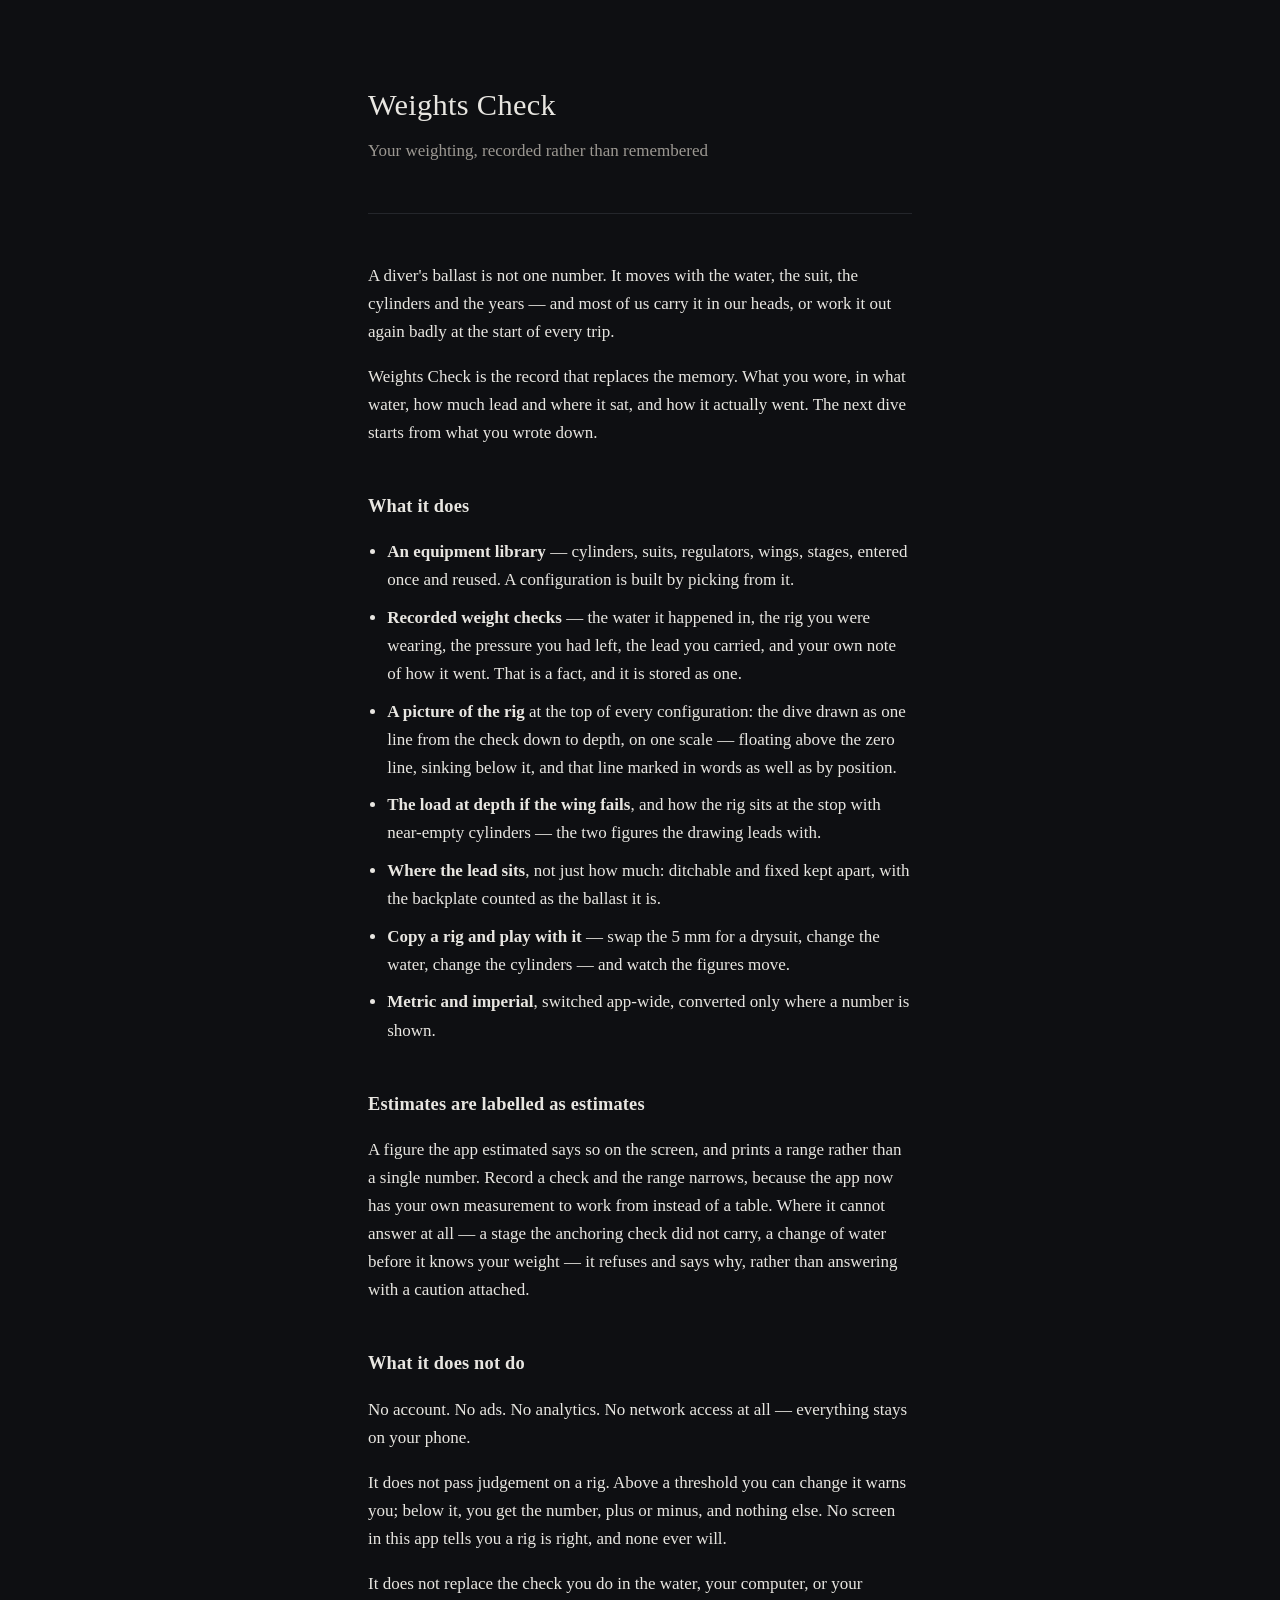
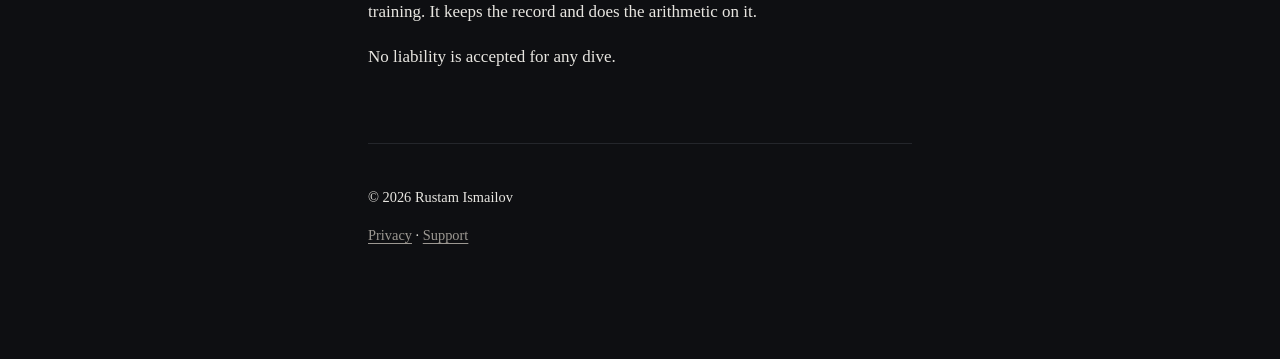
<file: index.html>
<!DOCTYPE html>
<html lang="en">
<head>
<meta charset="utf-8">
<meta name="viewport" content="width=device-width, initial-scale=1">
<title>Weights Check — diver weighting library for iPhone</title>
<meta name="description" content="A library of your weighting configurations. What you wore, in what water, how much lead and where it sat, and how it went. Offline, no account.">
<link rel="stylesheet" href="style.css">
</head>
<body>
<main>

<header>
  <h1>Weights Check</h1>
  <p>Your weighting, recorded rather than remembered</p>
</header>

<p>A diver's ballast is not one number. It moves with the water, the suit, the cylinders and
the years — and most of us carry it in our heads, or work it out again badly at the start of
every trip.</p>

<p>Weights Check is the record that replaces the memory. What you wore, in what water, how
much lead and where it sat, and how it actually went. The next dive starts from what you
wrote down.</p>

<h2>What it does</h2>

<ul>
  <li><strong>An equipment library</strong> — cylinders, suits, regulators, wings, stages,
  entered once and reused. A configuration is built by picking from it.</li>
  <li><strong>Recorded weight checks</strong> — the water it happened in, the rig you were
  wearing, the pressure you had left, the lead you carried, and your own note of how it
  went. That is a fact, and it is stored as one.</li>
  <li><strong>A picture of the rig</strong> at the top of every configuration: the dive
  drawn as one line from the check down to depth, on one scale — floating above the zero
  line, sinking below it, and that line marked in words as well as by position.</li>
  <li><strong>The load at depth if the wing fails</strong>, and how the rig sits at the stop
  with near-empty cylinders — the two figures the drawing leads with.</li>
  <li><strong>Where the lead sits</strong>, not just how much: ditchable and fixed kept
  apart, with the backplate counted as the ballast it is.</li>
  <li><strong>Copy a rig and play with it</strong> — swap the 5 mm for a drysuit, change the
  water, change the cylinders — and watch the figures move.</li>
  <li><strong>Metric and imperial</strong>, switched app-wide, converted only where a number
  is shown.</li>
</ul>

<h2>Estimates are labelled as estimates</h2>

<p>A figure the app estimated says so on the screen, and prints a range rather than a single
number. Record a check and the range narrows, because the app now has your own measurement to
work from instead of a table. Where it cannot answer at all — a stage the anchoring check did
not carry, a change of water before it knows your weight — it refuses and says why, rather
than answering with a caution attached.</p>

<h2>What it does not do</h2>

<p>No account. No ads. No analytics. No network access at all — everything stays on your
phone.</p>

<p>It does not pass judgement on a rig. Above a threshold you can change it warns you; below
it, you get the number, plus or minus, and nothing else. No screen in this app tells you a
rig is right, and none ever will.</p>

<p>It does not replace the check you do in the water, your computer, or your training. It
keeps the record and does the arithmetic on it.</p>

<p>No liability is accepted for any dive.</p>

<footer>
  <p>&copy; 2026 Rustam Ismailov</p>
  <p><a href="privacy.html">Privacy</a> &middot; <a href="support.html">Support</a></p>
</footer>

</main>
</body>
</html>
</file>
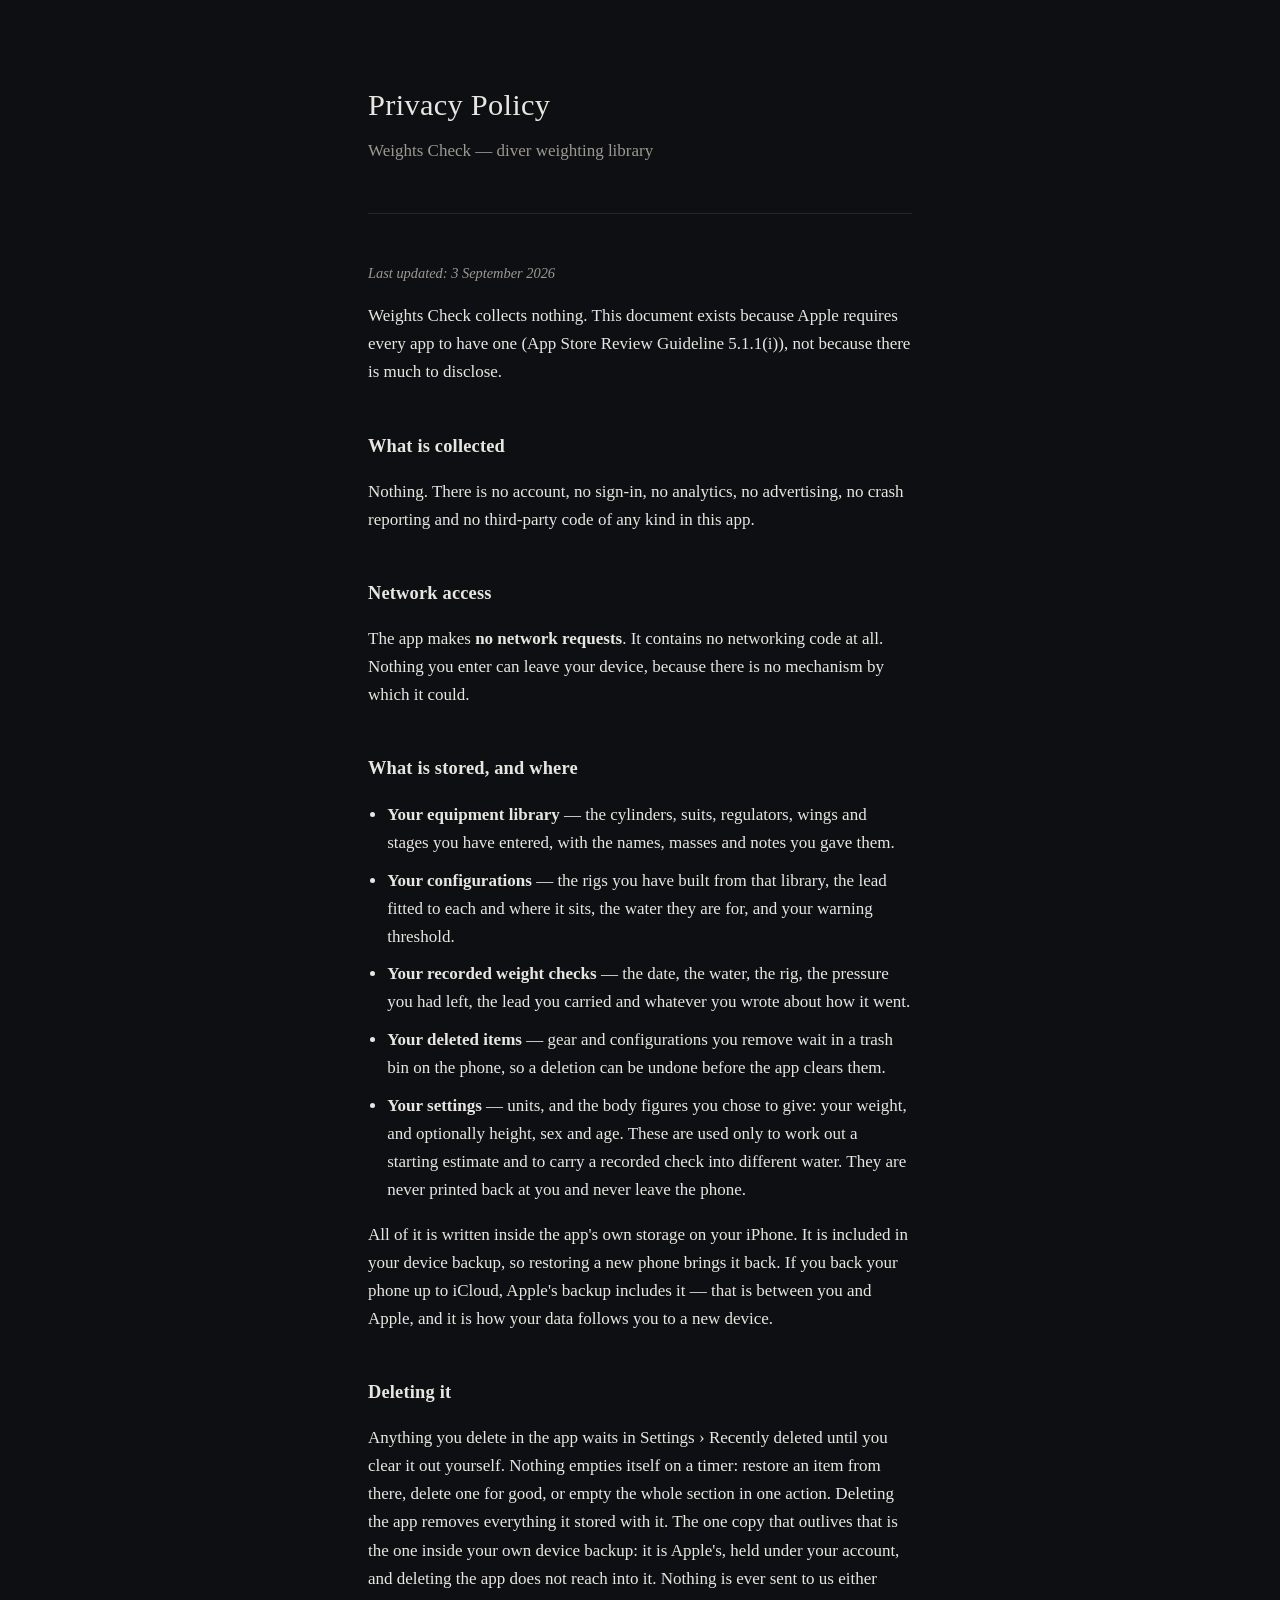
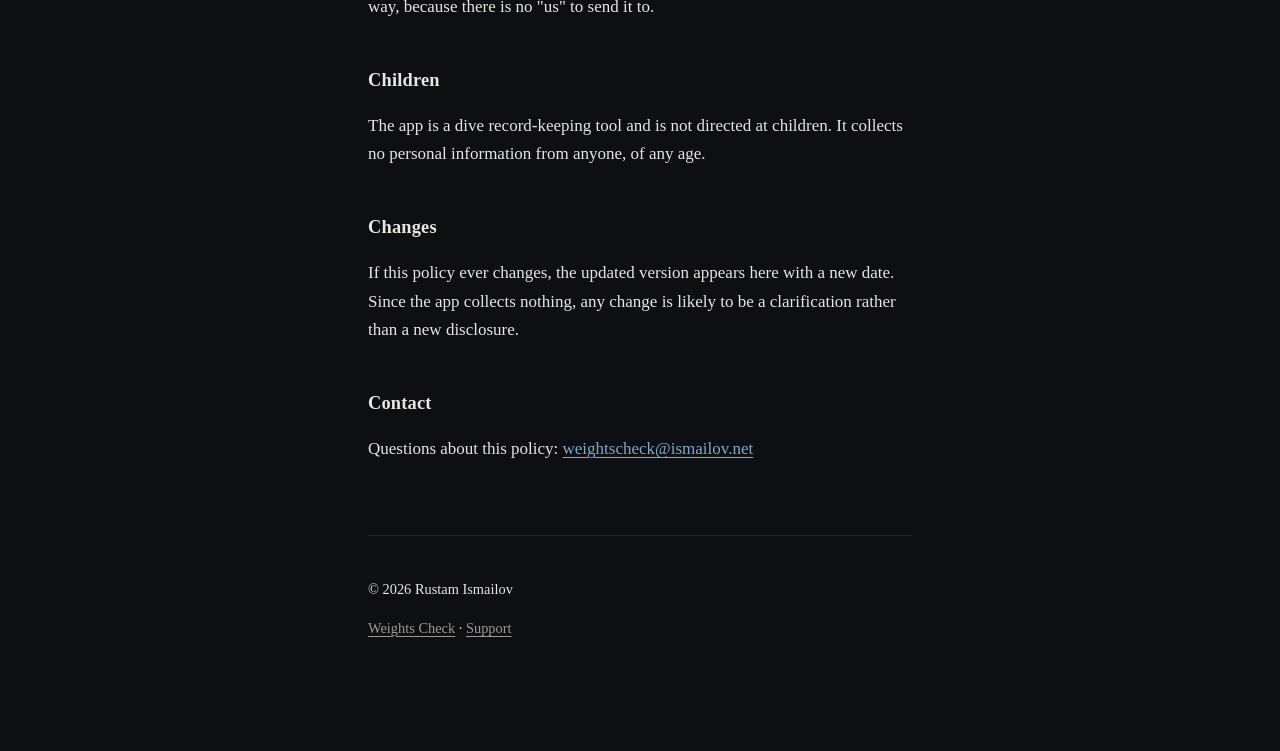
<file: privacy.html>
<!DOCTYPE html>
<html lang="en">
<head>
<meta charset="utf-8">
<meta name="viewport" content="width=device-width, initial-scale=1">
<title>Privacy Policy — Weights Check</title>
<meta name="description" content="Weights Check collects nothing. The full privacy policy.">
<link rel="stylesheet" href="style.css">
</head>
<body>
<main>

<header>
  <h1>Privacy Policy</h1>
  <p>Weights Check — diver weighting library</p>
</header>

<p class="updated">Last updated: 3 September 2026</p>

<p>Weights Check collects nothing. This document exists because Apple requires every app to
have one (App Store Review Guideline 5.1.1(i)), not because there is much to disclose.</p>

<h2>What is collected</h2>

<p>Nothing. There is no account, no sign-in, no analytics, no advertising, no crash
reporting and no third-party code of any kind in this app.</p>

<h2>Network access</h2>

<p>The app makes <strong>no network requests</strong>. It contains no networking code at
all. Nothing you enter can leave your device, because there is no mechanism by which it
could.</p>

<h2>What is stored, and where</h2>

<ul>
  <li><strong>Your equipment library</strong> — the cylinders, suits, regulators, wings and
  stages you have entered, with the names, masses and notes you gave them.</li>
  <li><strong>Your configurations</strong> — the rigs you have built from that library, the
  lead fitted to each and where it sits, the water they are for, and your warning
  threshold.</li>
  <li><strong>Your recorded weight checks</strong> — the date, the water, the rig, the
  pressure you had left, the lead you carried and whatever you wrote about how it went.</li>
  <li><strong>Your deleted items</strong> — gear and configurations you remove wait in a
  trash bin on the phone, so a deletion can be undone before the app clears them.</li>
  <li><strong>Your settings</strong> — units, and the body figures you chose to give: your
  weight, and optionally height, sex and age. These are used only to work out a starting
  estimate and to carry a recorded check into different water. They are never printed back
  at you and never leave the phone.</li>
</ul>

<p>All of it is written inside the app's own storage on your iPhone. It is included in your
device backup, so restoring a new phone brings it back. If you back your phone up to iCloud,
Apple's backup includes it — that is between you and Apple, and it is how your data follows
you to a new device.</p>

<h2>Deleting it</h2>

<p>Anything you delete in the app waits in Settings &rsaquo; Recently deleted until you clear it
out yourself. Nothing empties itself on a timer: restore an item from there, delete one for
good, or empty the whole section in one action.
Deleting the app removes everything it stored with it. The one copy that outlives that is
the one inside your own device backup: it is Apple's, held under your account, and deleting
the app does not reach into it. Nothing is ever sent to us either way, because there is no
"us" to send it to.</p>

<h2>Children</h2>

<p>The app is a dive record-keeping tool and is not directed at children. It collects no
personal information from anyone, of any age.</p>

<h2>Changes</h2>

<p>If this policy ever changes, the updated version appears here with a new date. Since the
app collects nothing, any change is likely to be a clarification rather than a new
disclosure.</p>

<h2>Contact</h2>

<p>Questions about this policy:
<a href="mailto:weightscheck@ismailov.net">weightscheck@ismailov.net</a></p>

<footer>
  <p>&copy; 2026 Rustam Ismailov</p>
  <p><a href="index.html">Weights Check</a> &middot; <a href="support.html">Support</a></p>
</footer>

</main>
</body>
</html>
</file>
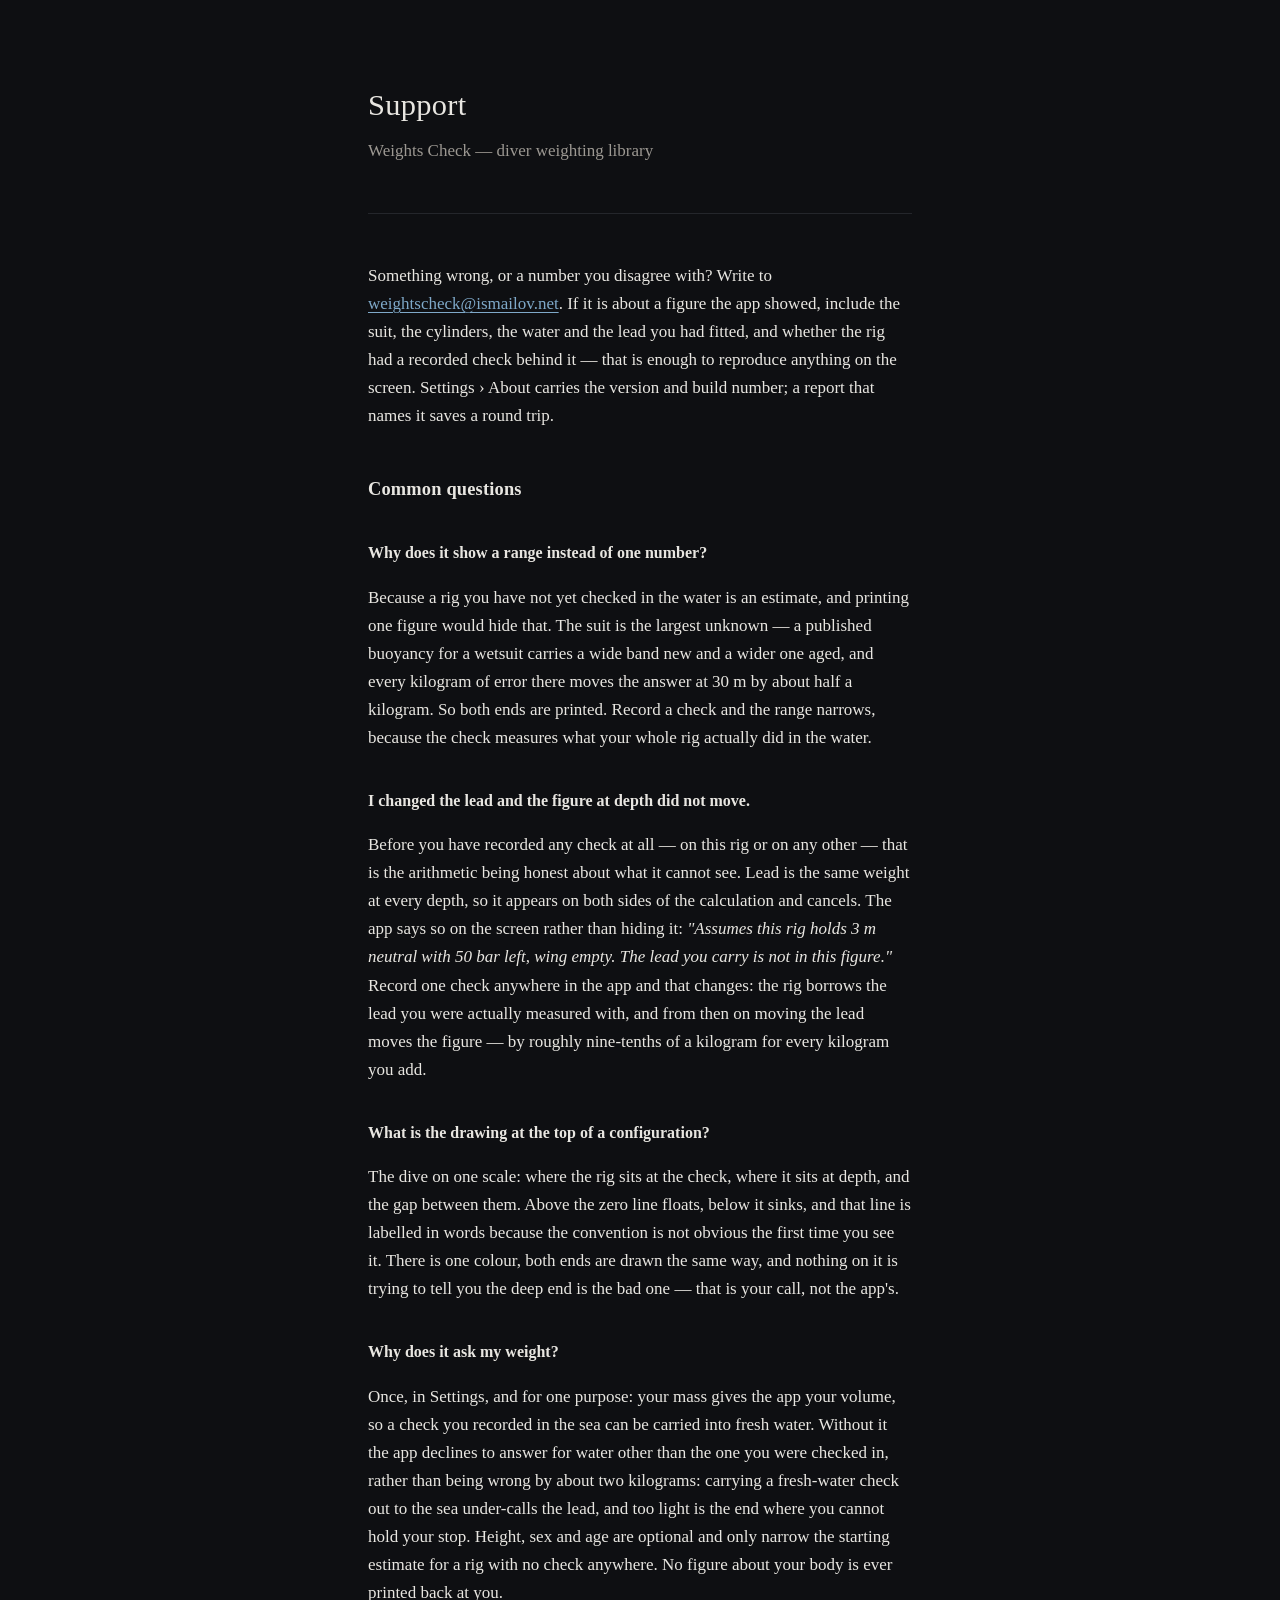
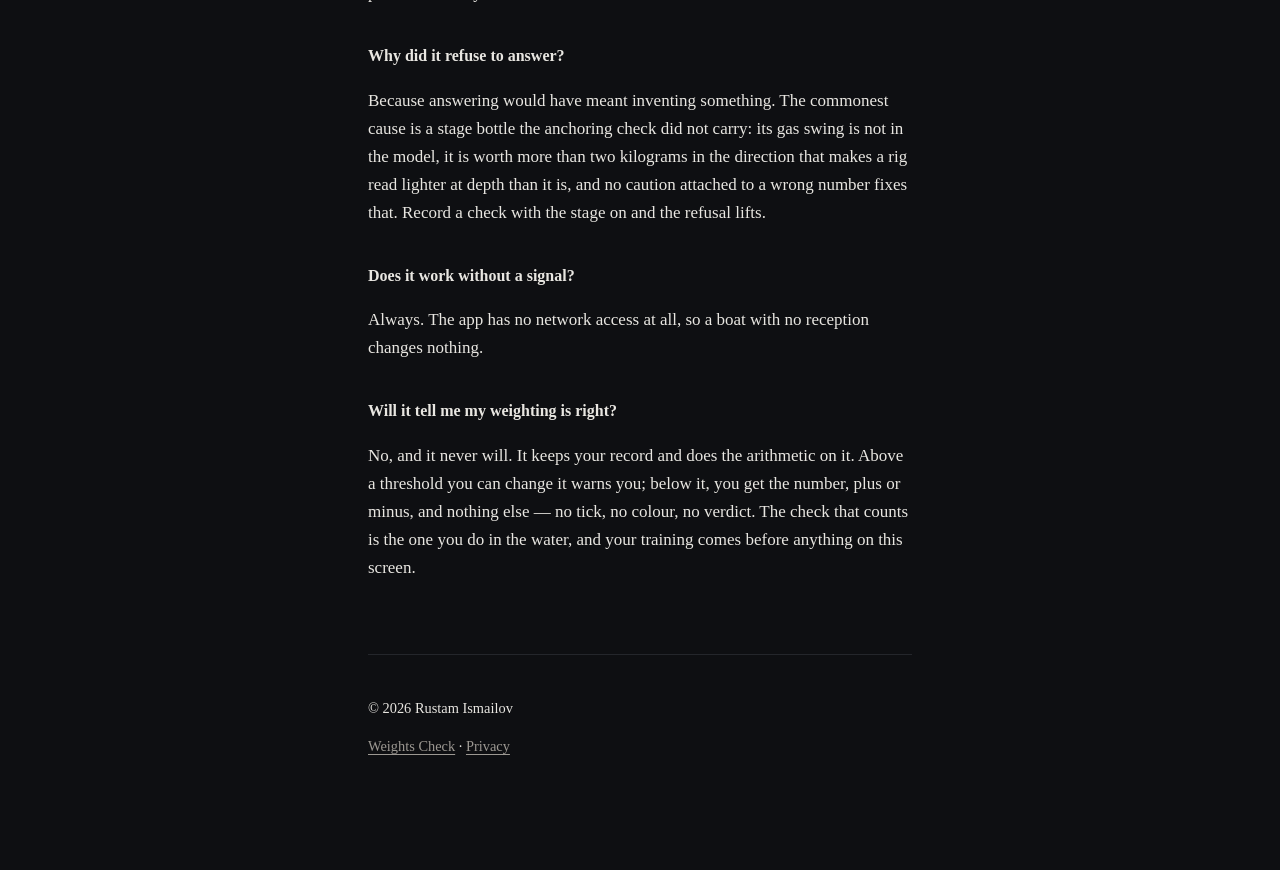
<file: support.html>
<!DOCTYPE html>
<html lang="en">
<head>
<meta charset="utf-8">
<meta name="viewport" content="width=device-width, initial-scale=1">
<title>Support — Weights Check</title>
<meta name="description" content="Help and contact for Weights Check, the diver weighting library.">
<link rel="stylesheet" href="style.css">
</head>
<body>
<main>

<header>
  <h1>Support</h1>
  <p>Weights Check — diver weighting library</p>
</header>

<p>Something wrong, or a number you disagree with? Write to
<a href="mailto:weightscheck@ismailov.net">weightscheck@ismailov.net</a>. If it is about a
figure the app showed, include the suit, the cylinders, the water and the lead you had
fitted, and whether the rig had a recorded check behind it — that is enough to reproduce
anything on the screen. Settings &rsaquo; About carries the version and build number; a report
that names it saves a round trip.</p>

<h2>Common questions</h2>

<h3>Why does it show a range instead of one number?</h3>

<p>Because a rig you have not yet checked in the water is an estimate, and printing one
figure would hide that. The suit is the largest unknown — a published buoyancy for a wetsuit
carries a wide band new and a wider one aged, and every kilogram of error there moves the
answer at 30 m by about half a kilogram. So both ends are printed. Record a check and the
range narrows, because the check measures what your whole rig actually did in the water.</p>

<h3>I changed the lead and the figure at depth did not move.</h3>

<p>Before you have recorded any check at all — on this rig or on any other — that is the
arithmetic being honest about what it cannot see. Lead is the same weight at every depth, so
it appears on both sides of the calculation and cancels. The app says so on the screen rather
than hiding it: <em>"Assumes this rig holds 3 m neutral with 50 bar left, wing empty. The lead
you carry is not in this figure."</em> Record one check anywhere in the app and that changes:
the rig borrows the lead you were actually measured with, and from then on moving the lead
moves the figure — by roughly nine-tenths of a kilogram for every kilogram you add.</p>

<h3>What is the drawing at the top of a configuration?</h3>

<p>The dive on one scale: where the rig sits at the check, where it sits at depth, and the gap
between them. Above the zero line floats, below it sinks, and that line is labelled in words
because the convention is not obvious the first time you see it. There is one colour, both
ends are drawn the same way, and nothing on it is trying to tell you the deep end is the bad
one — that is your call, not the app's.</p>

<h3>Why does it ask my weight?</h3>

<p>Once, in Settings, and for one purpose: your mass gives the app your volume, so a check you
recorded in the sea can be carried into fresh water. Without it the app declines to answer for
water other than the one you were checked in, rather than being wrong by about two kilograms:
carrying a fresh-water check out to the sea under-calls the lead, and too light is the end
where you cannot hold your stop. Height, sex and age are optional and only narrow the
starting estimate for a rig with no check anywhere. No figure about your body is ever printed
back at you.</p>

<h3>Why did it refuse to answer?</h3>

<p>Because answering would have meant inventing something. The commonest cause is a stage
bottle the anchoring check did not carry: its gas swing is not in the model, it is worth more
than two kilograms in the direction that makes a rig read lighter at depth than it is, and no
caution attached to a wrong number fixes that. Record a check with the stage on and the
refusal lifts.</p>

<h3>Does it work without a signal?</h3>

<p>Always. The app has no network access at all, so a boat with no reception changes
nothing.</p>

<h3>Will it tell me my weighting is right?</h3>

<p>No, and it never will. It keeps your record and does the arithmetic on it. Above a
threshold you can change it warns you; below it, you get the number, plus or minus, and
nothing else — no tick, no colour, no verdict. The check that counts is the one you do in the
water, and your training comes before anything on this screen.</p>

<footer>
  <p>&copy; 2026 Rustam Ismailov</p>
  <p><a href="index.html">Weights Check</a> &middot; <a href="privacy.html">Privacy</a></p>
</footer>

</main>
</body>
</html>
</file>
<file: style.css>
/* Four & Six — the smallest site that satisfies Apple and doesn't embarrass the app. */

:root {
  --ink: #e8e6e1;
  --ink-dim: #9c9892;
  --bg: #0e0f12;
  --rule: #24262b;
  --accent: #7fa9c9;
}

* { box-sizing: border-box; }

html {
  -webkit-text-size-adjust: 100%;
}

body {
  margin: 0;
  padding: 0 1.5rem 6rem;
  background: var(--bg);
  color: var(--ink);
  font: 400 17px/1.65 ui-serif, "Iowan Old Style", "Palatino Linotype", Palatino, Georgia, serif;
  -webkit-font-smoothing: antialiased;
}

main {
  max-width: 34rem;
  margin: 0 auto;
}

header {
  padding: 5rem 0 3rem;
  border-bottom: 1px solid var(--rule);
  margin-bottom: 3rem;
}

header p {
  color: var(--ink-dim);
  margin: 0.4rem 0 0;
}

h1 {
  font-size: 1.9rem;
  font-weight: 400;
  letter-spacing: 0.01em;
  margin: 0;
}

h2 {
  font-size: 1.15rem;
  font-weight: 600;
  margin: 2.75rem 0 0.75rem;
  letter-spacing: 0.01em;
}

p, li { color: var(--ink); }

a {
  color: var(--accent);
  text-decoration-thickness: 1px;
  text-underline-offset: 3px;
}

a:hover { color: var(--ink); }

ul { padding-left: 1.2rem; }
li { margin-bottom: 0.6rem; }

.dim { color: var(--ink-dim); }

.updated {
  color: var(--ink-dim);
  font-size: 0.9rem;
  font-style: italic;
}

/* The one thing on the page that is asking for something. Quiet, but unmissable. */
.cta {
  margin: 2.75rem 0 0;
}

.cta a {
  display: inline-block;
  padding: 0.7rem 1.4rem;
  border: 1px solid var(--accent);
  border-radius: 999px;
  color: var(--accent);
  text-decoration: none;
  letter-spacing: 0.01em;
}

.cta a:hover {
  background: var(--accent);
  color: var(--bg);
}

.cta-note {
  margin: 0.9rem 0 0;
  color: var(--ink-dim);
  font-size: 0.9rem;
}

nav {
  margin-top: 2rem;
  font-size: 0.95rem;
}

nav a { margin-right: 1.5rem; }

footer {
  margin-top: 4.5rem;
  padding-top: 1.75rem;
  border-top: 1px solid var(--rule);
  color: var(--ink-dim);
  font-size: 0.9rem;
}

footer a { color: var(--ink-dim); }

hr {
  border: 0;
  border-top: 1px solid var(--rule);
  margin: 3rem 0;
}

h3 {
  font-size: 1rem;
  font-weight: 600;
  margin: 2.25rem 0 0.6rem;
}
</file>
